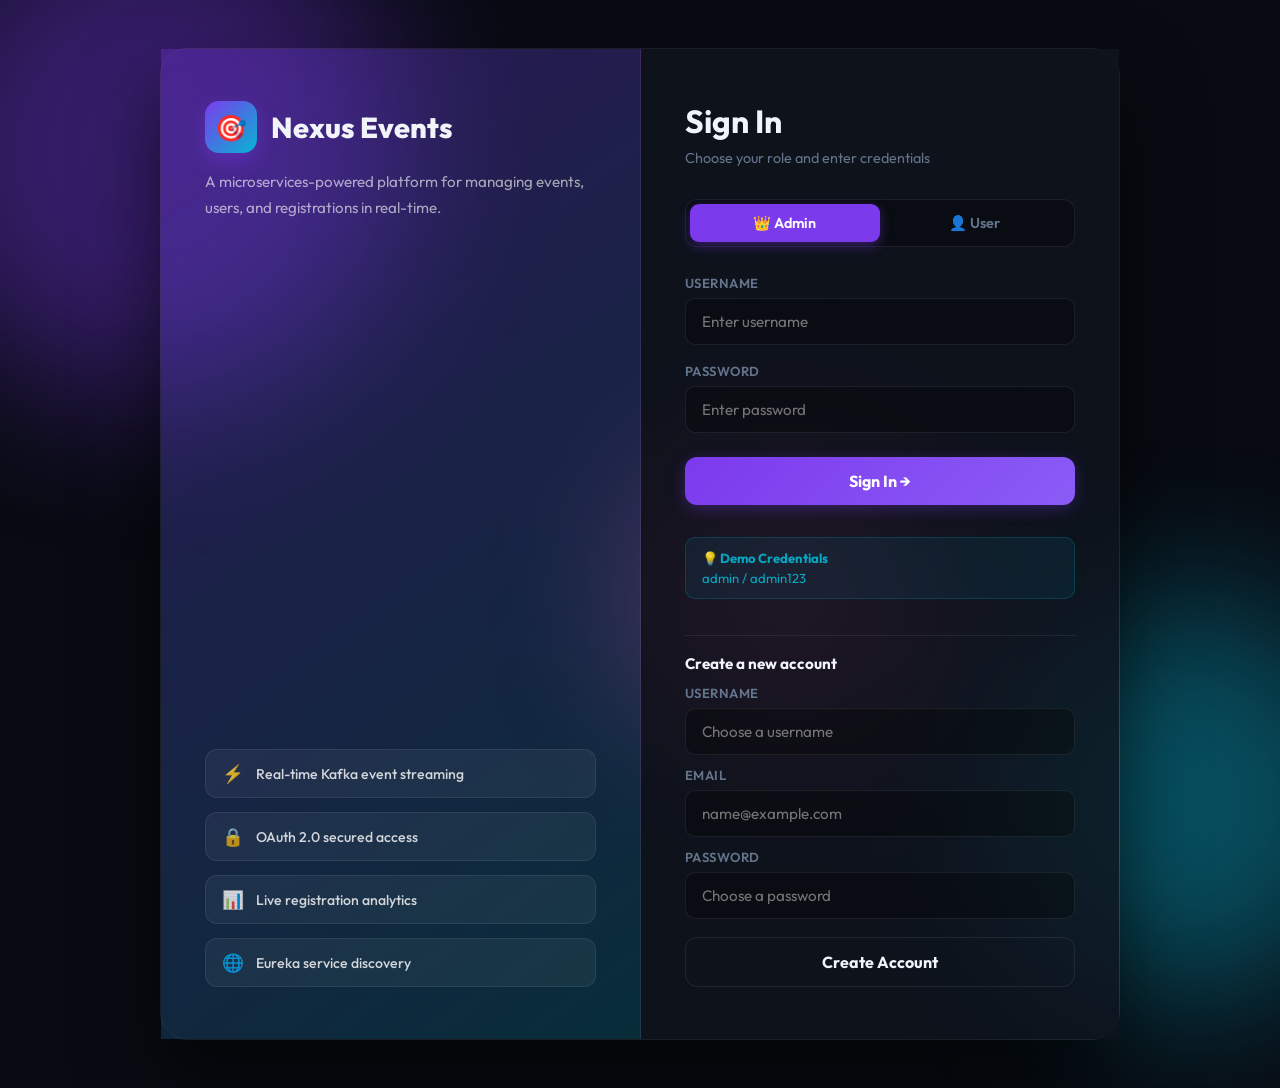
<file: SpringBoot-Summer-PEP/Group Project GitHub/Event Mangement Project/frontend/index.html>
<!DOCTYPE html>
<html lang="en">
<head>
    <meta charset="UTF-8">
    <meta name="viewport" content="width=device-width, initial-scale=1.0">
    <title>Nexus Events | Dashboard</title>
    <link rel="preconnect" href="https://fonts.googleapis.com">
    <link href="https://fonts.googleapis.com/css2?family=Outfit:wght@300;400;500;600;700;800&display=swap" rel="stylesheet">
    <link rel="stylesheet" href="index.css">
</head>
<body>
<div class="bg-orbs">
    <div class="orb orb-1"></div>
    <div class="orb orb-2"></div>
</div>

<div class="app-shell">
    <!-- SIDEBAR -->
    <aside class="sidebar" id="sidebar">
        <div class="sidebar-logo">
            <div class="logo-box">🎯</div>
            <span class="logo-text">Nexus</span>
        </div>
        <nav class="sidebar-nav">
            <a href="#" class="nav-link active" data-view="dashboard" id="nav-dashboard">
                <span class="nav-icon">⬛</span><span class="nav-label">Dashboard</span>
            </a>
            <a href="#" class="nav-link" data-view="events" id="nav-events">
                <span class="nav-icon">🗓</span><span class="nav-label">Events</span>
            </a>
            <a href="#" class="nav-link" data-view="users" id="nav-users">
                <span class="nav-icon">👥</span><span class="nav-label">Users</span>
            </a>
            <a href="#" class="nav-link" data-view="registrations" id="nav-registrations">
                <span class="nav-icon">📋</span><span class="nav-label">Registrations</span>
            </a>
            <a href="#" class="nav-link" data-view="reports" id="nav-reports">
                <span class="nav-icon">📊</span><span class="nav-label">Reports</span>
            </a>
        </nav>
        <div class="sidebar-footer">
            <div class="user-chip">
                <div class="user-chip-avatar" id="chip-avatar">?</div>
                <div class="user-chip-info">
                    <span class="user-chip-name" id="chip-name">Loading...</span>
                    <span class="user-chip-role" id="chip-role">...</span>
                </div>
            </div>
            <button class="logout-btn" onclick="doLogout()">⏻</button>
        </div>
    </aside>

    <!-- MAIN -->
    <main class="main-area">
        <!-- TOP BAR -->
        <header class="topbar">
            <div>
                <h1 class="page-title" id="page-title">Dashboard</h1>
                <p class="page-sub" id="page-sub">Overview of your event management system</p>
            </div>
            <div class="topbar-right">
                <div class="status-pill" id="api-status">⚪ Checking API...</div>
            </div>
        </header>

        <!-- VIEWS -->
        <div class="views-container">

            <!-- ===== DASHBOARD VIEW ===== -->
            <section class="view active" id="view-dashboard">
                <div class="stats-row" id="stats-row">
                    <div class="stat-card" id="stat-events-card">
                        <div class="stat-icon" style="background:rgba(124,58,237,0.15);color:#8B5CF6">🗓</div>
                        <div class="stat-body">
                            <p class="stat-label">Total Events</p>
                            <h2 class="stat-val" id="stat-events">—</h2>
                        </div>
                    </div>
                    <div class="stat-card" id="stat-users-card">
                        <div class="stat-icon" style="background:rgba(6,182,212,0.15);color:#06B6D4">👥</div>
                        <div class="stat-body">
                            <p class="stat-label">Total Users</p>
                            <h2 class="stat-val" id="stat-users">—</h2>
                        </div>
                    </div>
                    <div class="stat-card" id="stat-reg-card">
                        <div class="stat-icon" style="background:rgba(16,185,129,0.15);color:#10B981">📋</div>
                        <div class="stat-body">
                            <p class="stat-label">Registrations</p>
                            <h2 class="stat-val" id="stat-regs">—</h2>
                        </div>
                    </div>
                    <div class="stat-card" id="stat-report-card">
                        <div class="stat-icon" style="background:rgba(245,158,11,0.15);color:#F59E0B">📊</div>
                        <div class="stat-body">
                            <p class="stat-label">Events Tracked</p>
                            <h2 class="stat-val" id="stat-reports">—</h2>
                        </div>
                    </div>
                </div>
                <div class="two-col">
                    <div class="panel">
                        <div class="panel-header">
                            <h3>Recent Events</h3>
                            <a href="#" class="panel-link" onclick="switchView('events')">View all →</a>
                        </div>
                        <div id="recent-events-list" class="recent-list"><div class="loader"></div></div>
                    </div>
                    <div class="panel">
                        <div class="panel-header">
                            <h3>Recent Registrations</h3>
                            <a href="#" class="panel-link" onclick="switchView('registrations')">View all →</a>
                        </div>
                        <div id="recent-regs-list" class="recent-list"><div class="loader"></div></div>
                    </div>
                </div>
            </section>

            <!-- ===== EVENTS VIEW ===== -->
            <section class="view" id="view-events">
                <div class="view-toolbar">
                    <div class="search-box">
                        <span>🔍</span>
                        <input type="text" id="event-search" placeholder="Search events..." oninput="filterEvents()">
                    </div>
                    <button class="btn-primary" id="btn-add-event" onclick="openModal('modal-event')">＋ Create Event</button>
                </div>
                <div class="events-grid" id="events-grid"><div class="loader"></div></div>
            </section>

            <!-- ===== USERS VIEW ===== -->
            <section class="view" id="view-users">
                <div class="view-toolbar">
                    <div class="search-box">
                        <span>🔍</span>
                        <input type="text" id="user-search" placeholder="Search users..." oninput="filterUsers()">
                    </div>
                    <button class="btn-primary" id="btn-add-user" onclick="openModal('modal-user')">＋ Add User</button>
                </div>
                <div class="table-wrap panel">
                    <table class="data-table" id="users-table">
                        <thead><tr><th>#</th><th>Username</th><th>Email</th><th>Role</th><th>Actions</th></tr></thead>
                        <tbody id="users-tbody"><tr><td colspan="5"><div class="loader"></div></td></tr></tbody>
                    </table>
                </div>
            </section>

            <!-- ===== REGISTRATIONS VIEW ===== -->
            <section class="view" id="view-registrations">
                <div class="view-toolbar">
                    <div class="search-box">
                        <span>🔍</span>
                        <input type="text" id="reg-search" placeholder="Search by event or user ID..." oninput="filterRegs()">
                    </div>
                </div>
                <div class="table-wrap panel">
                    <table class="data-table" id="regs-table">
                        <thead><tr><th>#</th><th>Event ID</th><th>User ID</th><th>Date</th><th>Status</th></tr></thead>
                        <tbody id="regs-tbody"><tr><td colspan="5"><div class="loader"></div></td></tr></tbody>
                    </table>
                </div>
            </section>

            <!-- ===== REPORTS VIEW ===== -->
            <section class="view" id="view-reports">
                <div class="reports-header">
                    <p class="text-muted">Statistics are updated in real-time via Kafka whenever a user registers for an event.</p>
                </div>
                <div class="table-wrap panel">
                    <table class="data-table">
                        <thead><tr><th>Event ID</th><th>Total Registrations</th><th>Progress</th></tr></thead>
                        <tbody id="reports-tbody"><tr><td colspan="3"><div class="loader"></div></td></tr></tbody>
                    </table>
                </div>
            </section>
        </div>
    </main>
</div>

<!-- ===== MODALS ===== -->

<!-- Event Modal -->
<div class="modal-bg hidden" id="modal-event">
    <div class="modal-box">
        <div class="modal-head">
            <h2 id="modal-event-title">Create Event</h2>
            <button class="close-btn" onclick="closeModal('modal-event')">✕</button>
        </div>
        <form id="form-event" class="modal-form" onsubmit="submitEvent(event)">
            <input type="hidden" id="event-id-hidden">
            <div class="field-grid">
                <div class="field full">
                    <label>Event Title</label>
                    <input type="text" id="e-title" placeholder="e.g. Tech Conference 2025" required>
                </div>
                <div class="field full">
                    <label>Description</label>
                    <textarea id="e-desc" placeholder="Describe your event..." required></textarea>
                </div>
                <div class="field">
                    <label>Location</label>
                    <input type="text" id="e-location" placeholder="City or Online" required>
                </div>
                <div class="field">
                    <label>Date & Time</label>
                    <input type="datetime-local" id="e-date" required>
                </div>
            </div>
            <button type="submit" class="btn-primary full-w">Save Event</button>
        </form>
    </div>
</div>

<!-- User Modal -->
<div class="modal-bg hidden" id="modal-user">
    <div class="modal-box">
        <div class="modal-head">
            <h2 id="modal-user-title">Add User</h2>
            <button class="close-btn" onclick="closeModal('modal-user')">✕</button>
        </div>
        <form id="form-user" class="modal-form" onsubmit="submitUser(event)">
            <input type="hidden" id="user-id-hidden">
            <div class="field-grid">
                <div class="field">
                    <label>Username</label>
                    <input type="text" id="u-name" placeholder="johndoe" required>
                </div>
                <div class="field">
                    <label>Email</label>
                    <input type="email" id="u-email" placeholder="john@example.com" required>
                </div>
                <div class="field full">
                    <label>Role</label>
                    <select id="u-role">
                        <option value="PARTICIPANT">Participant</option>
                        <option value="ADMIN">Admin</option>
                    </select>
                </div>
            </div>
            <button type="submit" class="btn-primary full-w">Save User</button>
        </form>
    </div>
</div>

<!-- Register Modal -->
<div class="modal-bg hidden" id="modal-register">
    <div class="modal-box" style="max-width:420px">
        <div class="modal-head">
            <h2>Register for Event</h2>
            <button class="close-btn" onclick="closeModal('modal-register')">✕</button>
        </div>
        <div style="padding:8px 0 20px">
            <p class="text-muted" id="reg-event-info">Registering for event...</p>
        </div>
        <p style="color:var(--muted);font-size:0.9rem;margin-bottom:20px">
            You will be registered as: <strong id="reg-user-name" style="color:var(--text)">...</strong>
        </p>
        <button class="btn-primary full-w" onclick="confirmRegister()">✅ Confirm Registration</button>
    </div>
</div>

<!-- Toast -->
<div class="toast hidden" id="toast"></div>

<script src="app.js"></script>
</body>
</html>
</file>
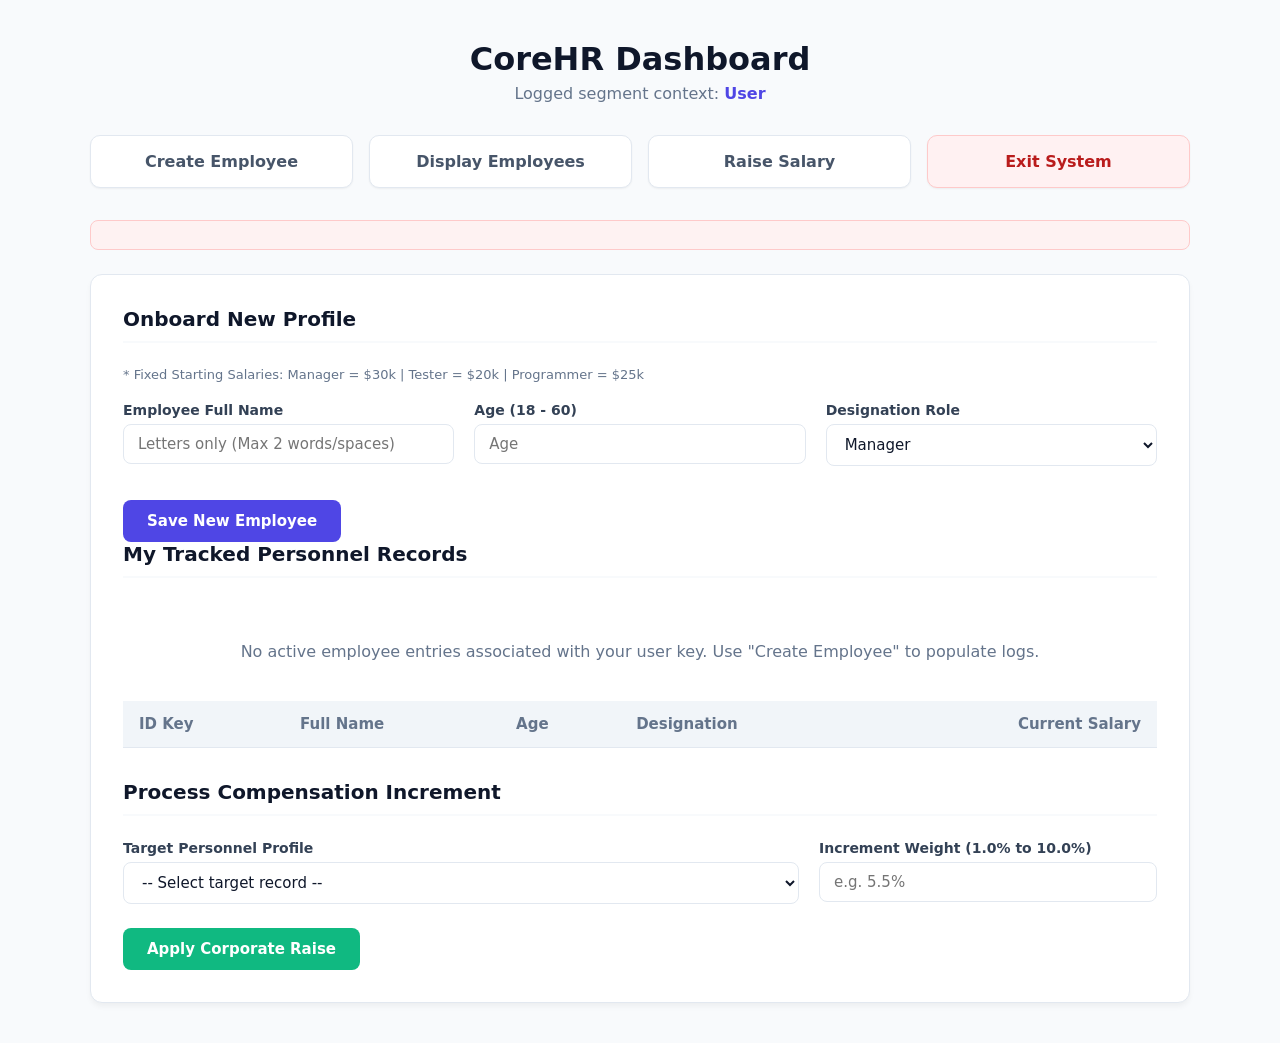
<file: SpringBoot-Summer-PEP/Project3/Project3withUserAuthentication/target/classes/templates/index.html>
<!DOCTYPE html>
<html xmlns:th="http://www.thymeleaf.org">
<head>
    <meta charset="UTF-8">
    <meta name="viewport" content="width=device-width, initial-scale=1.0">
    <title>HR | Employee Management System</title>
    <style>
        :root {
            --bg-color: #f8fafc;
            --primary: #4f46e5;
            --primary-hover: #4338ca;
            --success: #10b981;
            --success-hover: #059669;
            --danger: #ef4444;
            --danger-hover: #dc2626;
            --text-main: #0f172a;
            --text-muted: #64748b;
            --border: #e2e8f0;
        }

        * { box-sizing: border-box; margin: 0; padding: 0; font-family: 'Segoe UI', system-ui, sans-serif; }
        body { background-color: var(--bg-color); color: var(--text-main); padding: 40px; }
        .container { max-width: 1100px; margin: 0 auto; }

        .header-section { margin-bottom: 32px; text-align: center; }
        .header-section h1 { font-size: 32px; font-weight: 700; color: var(--text-main); margin-bottom: 6px; }
        .header-section p { color: var(--text-muted); font-size: 16px; }

        /* Navigation Grid Options Panels */
        .action-menu { 
            display: grid; 
            grid-template-columns: repeat(auto-fit, minmax(220px, 1fr)); 
            gap: 16px; 
            margin-bottom: 32px; 
        }
        .menu-btn { 
            display: flex; align-items: center; justify-content: center; text-decoration: none; 
            padding: 16px 24px; font-size: 16px; font-weight: 600; border-radius: 10px; 
            color: #475569; background: white; border: 1px solid var(--border);
            box-shadow: 0 1px 2px rgba(0,0,0,0.05); transition: all 0.2s ease;
        }
        .menu-btn:hover { background-color: #f1f5f9; color: var(--text-main); transform: translateY(-1px); }
        .menu-btn.active { 
            background-color: var(--primary); color: white; border-color: var(--primary);
            box-shadow: 0 4px 6px -1px rgba(79, 70, 229, 0.2);
        }
        .menu-btn.exit-btn { background-color: #fff1f2; color: #b91c1c; border-color: #fecaca; }
        .menu-btn.exit-btn:hover { background-color: var(--danger); color: white; border-color: var(--danger); }

        /* Main Content Card Area */
        .card { background: white; border: 1px solid var(--border); border-radius: 12px; box-shadow: 0 4px 6px -1px rgba(0,0,0,0.05); padding: 32px; }
        .card-title { font-size: 20px; font-weight: 600; margin-bottom: 24px; color: var(--text-main); border-bottom: 2px solid var(--bg-color); padding-bottom: 10px; }

        /* Registry Table Rendering */
        .table-responsive { overflow-x: auto; }
        table { width: 100%; border-collapse: collapse; text-align: left; font-size: 15px; }
        th { background-color: #f1f5f9; color: var(--text-muted); font-weight: 600; padding: 14px 16px; border-bottom: 1px solid var(--border); }
        td { padding: 16px; border-bottom: 1px solid var(--border); color: #334155; }
        tr:last-child td { border-bottom: none; }
        tr:hover td { background-color: #f8fafc; }
        
        .badge { display: inline-block; padding: 4px 10px; font-size: 12px; font-weight: 600; border-radius: 9999px; }
        .badge-manager { background: #e0e7ff; color: #4338ca; }
        .badge-tester { background: #fef3c7; color: #b45309; }
        .badge-programmer { background: #ecfdf5; color: #047857; }

        /* Structural form input styling */
        .form-grid { display: grid; grid-template-columns: repeat(auto-fit, minmax(240px, 1fr)); gap: 20px; margin-bottom: 24px; }
        .form-group { display: flex; flex-direction: column; gap: 6px; }
        label { font-size: 14px; font-weight: 600; color: #334155; }
        input, select { padding: 10px 14px; border: 1px solid var(--border); border-radius: 8px; font-size: 15px; color: var(--text-main); background-color: #fff; outline: none; transition: all 0.15s ease; }
        input:focus, select:focus { border-color: var(--primary); box-shadow: 0 0 0 3px rgba(79, 70, 229, 0.1); }
        .hint-text { font-size: 13px; color: var(--text-muted); margin-bottom: 20px; }

        /* Form submissions buttons configuration */
        .submit-btn { font-size: 15px; font-weight: 600; color: white; background-color: var(--primary); border: none; padding: 12px 24px; border-radius: 8px; cursor: pointer; transition: background-color 0.15s ease; }
        .submit-btn:hover { background-color: var(--primary-hover); }
        .submit-btn.btn-success { background-color: var(--success); }
        .submit-btn.btn-success:hover { background-color: var(--success-hover); }

        .alert-error { background-color: #fef2f2; border: 1px solid #fecaca; color: #991b1b; padding: 14px 16px; border-radius: 8px; font-size: 14px; margin-bottom: 24px; font-weight: 500; }
        .error-msg { color: var(--danger); font-size: 13px; margin-top: 4px; font-weight: 500; }
        .empty-state { text-align: center; padding: 40px 20px; color: var(--text-muted); }
    </style>
</head>
<body>

    <div class="container">
        
        <div class="header-section">
            <h1>CoreHR Dashboard</h1>
            <p>Logged segment context: <strong style="color: var(--primary);" th:text="${session.loggedInUser}">User</strong></p>
        </div>

        <!-- RE-ENGINEERED NAVIGATION BAR LINK OPTIONS -->
        <div class="action-menu">
            <a th:href="@{/employees(action='create')}" th:classappend="${currentAction == 'create' ? 'active' : ''}" class="menu-btn">
                Create Employee
            </a>
            <a th:href="@{/employees(action='display')}" th:classappend="${currentAction == 'display' ? 'active' : ''}" class="menu-btn">
                Display Employees
            </a>
            <a th:href="@{/employees(action='raise')}" th:classappend="${currentAction == 'raise' ? 'active' : ''}" class="menu-btn">
                Raise Salary
            </a>
            <a th:href="@{/employees/exit}" class="menu-btn exit-btn">
                Exit System
            </a>
        </div>

        <!-- Error Feedback panel handling strings -->
        <div class="alert-error" th:if="${param.error}" th:text="${param.error}"></div>

        <!-- CONDITIONAL BLOCK CONTENT SWITCHES -->
        <div class="card">
            
            <!-- OPTION 1: ONBOARD EMPLOYEE -->
            <div th:if="${currentAction == 'create'}">
                <h3 class="card-title">Onboard New Profile</h3>
                <p class="hint-text">* Fixed Starting Salaries: Manager = $30k | Tester = $20k | Programmer = $25k</p>
                
                <form th:action="@{/employees/create}" th:object="${newEmployee}" method="post">
                    <div class="form-grid">
                        <div class="form-group">
                            <label>Employee Full Name</label>
                            <input type="text" th:field="*{name}" placeholder="Letters only (Max 2 words/spaces)" required />
                            <span class="error-msg" th:if="${#fields.hasErrors('name')}" th:errors="*{name}"></span>
                        </div>
                        <div class="form-group">
                            <label>Age (18 - 60)</label>
                            <input type="number" th:field="*{age}" min="18" max="60" placeholder="Age" required />
                            <span class="error-msg" th:if="${#fields.hasErrors('age')}" th:errors="*{age}"></span>
                        </div>
                        <div class="form-group">
                            <label>Designation Role</label>
                            <select th:field="*{designation}" required>
                                <option value="Manager">Manager</option>
                                <option value="Tester">Tester</option>
                                <option value="Programmer">Programmer</option>
                            </select>
                            <span class="error-msg" th:if="${#fields.hasErrors('designation')}" th:errors="*{designation}"></span>
                        </div>
                    </div>
                    <button type="submit" class="submit-btn">Save New Employee</button>
                </form>
            </div>

            <!-- OPTION 2: DISPLAY REGISTRY -->
            <div th:if="${currentAction == 'display'}">
                <h3 class="card-title">My Tracked Personnel Records</h3>
                <div th:if="${#lists.isEmpty(employees)}" class="empty-state">
                    <p>No active employee entries associated with your user key. Use "Create Employee" to populate logs.</p>
                </div>
                <div class="table-responsive" th:if="${!#lists.isEmpty(employees)}">
                    <table>
                        <thead>
                            <tr>
                                <th>ID Key</th>
                                <th>Full Name</th>
                                <th>Age</th>
                                <th>Designation</th>
                                <th style="text-align: right;">Current Salary</th>
                            </tr>
                        </thead>
                        <tbody>
                            <tr th:each="emp : ${employees}">
                                <td th:text="${'#0' + emp.id}"></td>
                                <td style="font-weight: 600;" th:text="${emp.name}"></td>
                                <td th:text="${emp.age}"></td>
                                <td>
                                    <span th:classappend="${emp.designation == 'Manager' ? 'badge badge-manager' : (emp.designation == 'Tester' ? 'badge badge-tester' : 'badge badge-programmer')}" 
                                          th:text="${emp.designation}">
                                    </span>
                                </td>
                                <td style="text-align: right; font-weight: 600; color: #1e293b;" th:text="${'$' + #numbers.formatDecimal(emp.salary, 1, 2)}"></td>
                            </tr>
                        </tbody>
                    </table>
                </div>
            </div>

            <!-- OPTION 3: RAISE CORPORATE SALARY -->
            <div th:if="${currentAction == 'raise'}">
                <h3 class="card-title">Process Compensation Increment</h3>
                <form th:action="@{/employees/raise-salary}" method="post">
                    <div class="form-grid" style="grid-template-columns: 2fr 1fr;">
                        <div class="form-group">
                            <label>Target Personnel Profile</label>
                            <select name="id" required>
                                <option value="" disabled selected>-- Select target record --</option>
                                <option th:each="emp : ${employees}" th:value="${emp.id}" th:text="${emp.name + ' (' + emp.designation + ' - $' + emp.salary + ')'}"></option>
                            </select>
                        </div>
                        <div class="form-group">
                            <label>Increment Weight (1.0% to 10.0%)</label>
                            <input type="number" name="percentage" step="0.1" min="1" max="10" placeholder="e.g. 5.5%" required />
                        </div>
                    </div>
                    <button type="submit" class="submit-btn btn-success">Apply Corporate Raise</button>
                </form>
            </div>

        </div>
    </div>

</body>
</html>
</file>
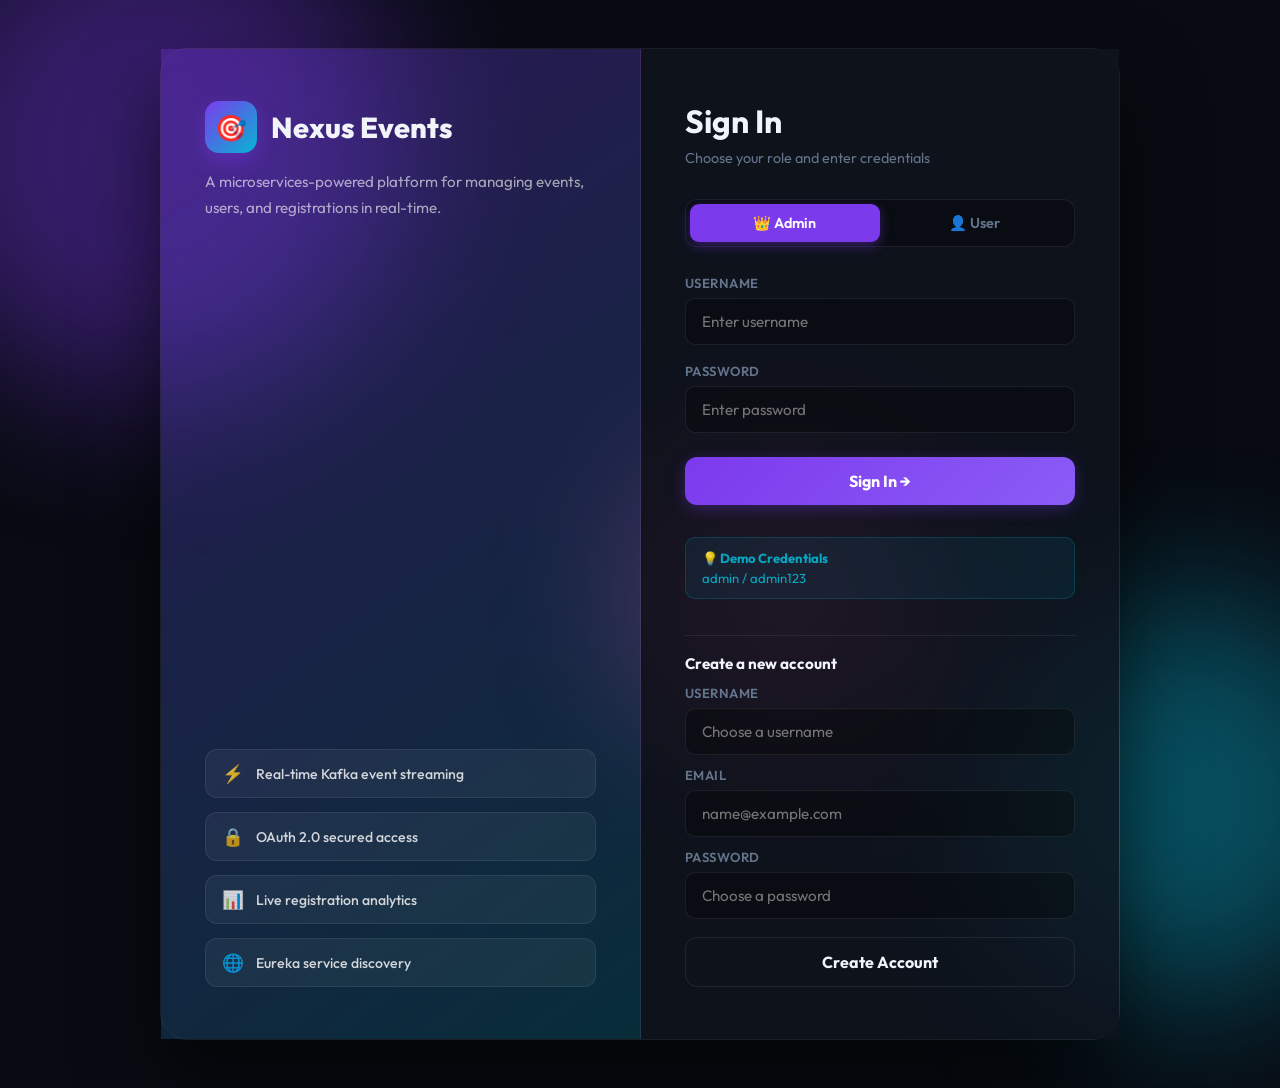
<file: SpringBoot-Summer-PEP/Group Project GitHub/Event Mangement Project/frontend/login.html>
<!DOCTYPE html>
<html lang="en">
<head>
    <meta charset="UTF-8">
    <meta name="viewport" content="width=device-width, initial-scale=1.0">
    <title>Nexus Events | Login</title>
    <link rel="preconnect" href="https://fonts.googleapis.com">
    <link href="https://fonts.googleapis.com/css2?family=Outfit:wght@300;400;500;600;700;800&display=swap" rel="stylesheet">
    <style>
        :root {
            --bg: #080B12;
            --surface: rgba(255,255,255,0.04);
            --border: rgba(255,255,255,0.08);
            --primary: #7C3AED;
            --primary-light: #8B5CF6;
            --accent: #06B6D4;
            --danger: #EF4444;
            --success: #10B981;
            --text: #F1F5F9;
            --muted: #64748B;
            --glass: rgba(15, 20, 30, 0.8);
        }
        * { margin:0; padding:0; box-sizing:border-box; font-family:'Outfit',sans-serif; }
        body {
            background: var(--bg);
            min-height: 100vh;
            display: flex;
            align-items: center;
            justify-content: center;
            overflow-y: auto;
            padding: 24px 0;
            position: relative;
        }
        .bg-orbs {
            position: fixed; inset:0; pointer-events:none; z-index:0;
        }
        .orb {
            position: absolute;
            border-radius: 50%;
            filter: blur(80px);
            opacity: 0.4;
        }
        .orb-1 { width:500px; height:500px; background: #7C3AED; top:-100px; left:-100px; animation: drift 8s ease-in-out infinite; }
        .orb-2 { width:400px; height:400px; background: #06B6D4; bottom:-100px; right:-100px; animation: drift 10s ease-in-out infinite reverse; }
        .orb-3 { width:300px; height:300px; background: #EC4899; top:50%; left:50%; animation: drift 12s ease-in-out infinite 2s; }
        @keyframes drift {
            0%,100% { transform: translate(0,0) scale(1); }
            50% { transform: translate(30px, -30px) scale(1.05); }
        }
        .login-container {
            position: relative;
            z-index: 1;
            display: flex;
            width: min(960px, 96vw);
            min-height: auto;
            border-radius: 28px;
            overflow: visible;
            border: 1px solid var(--border);
            box-shadow: 0 40px 80px rgba(0,0,0,0.6);
            animation: slideUp 0.6s cubic-bezier(0.4,0,0.2,1) forwards;
            margin: 24px 0;
        }
        @keyframes slideUp {
            from { opacity:0; transform:translateY(40px); }
            to   { opacity:1; transform:translateY(0); }
        }
        /* Left branding */
        .brand-panel {
            flex:1;
            background: linear-gradient(145deg, rgba(124,58,237,0.3), rgba(6,182,212,0.2));
            backdrop-filter: blur(20px);
            border-right: 1px solid var(--border);
            padding: 52px 44px;
            display: flex;
            flex-direction: column;
            gap: 36px;
        }
        .logo-wrap { display:flex; align-items:center; gap:14px; }
        .logo-box {
            width:52px; height:52px;
            background: linear-gradient(135deg, var(--primary), var(--accent));
            border-radius: 14px;
            display: flex; align-items:center; justify-content:center;
            font-size:1.6rem;
            box-shadow: 0 8px 20px rgba(124,58,237,0.4);
        }
        .logo-wrap h1 { font-size:1.8rem; font-weight:800; color: var(--text); }
        .brand-tagline { color: rgba(255,255,255,0.6); font-size:0.95rem; line-height:1.7; }
        .feature-list { display:flex; flex-direction:column; gap:14px; margin-top:auto; }
        .feature-item {
            display:flex; align-items:center; gap:12px;
            background: rgba(255,255,255,0.05);
            border: 1px solid var(--border);
            border-radius:12px;
            padding:12px 16px;
            color: rgba(255,255,255,0.8);
            font-size:0.88rem;
            font-weight:500;
        }
        .feature-item span { font-size:1.1rem; }
        /* Right form panel */
        .form-panel {
            flex:1;
            background: var(--glass);
            backdrop-filter: blur(24px);
            padding: 52px 44px;
            display: flex;
            flex-direction:column;
            justify-content:flex-start;
        }
        .form-header { margin-bottom:32px; }
        .form-header h2 { font-size:2rem; font-weight:700; color: var(--text); margin-bottom:8px; }
        .form-header p { color: var(--muted); font-size:0.9rem; }
        .tabs {
            display:flex;
            background: rgba(0,0,0,0.3);
            border-radius:12px;
            padding:4px;
            margin-bottom:28px;
            border: 1px solid var(--border);
        }
        .tab-btn {
            flex:1; padding:10px 0;
            background:transparent; border:none; color:var(--muted);
            border-radius:9px; cursor:pointer;
            font-family:inherit; font-size:0.9rem; font-weight:600;
            transition:all 0.25s ease;
        }
        .tab-btn.active { background: var(--primary); color:#fff; box-shadow:0 4px 12px rgba(124,58,237,0.4); }
        .form-body { display:flex; flex-direction:column; gap:18px; }
        .field label { display:block; font-size:0.82rem; color:var(--muted); font-weight:600; margin-bottom:7px; letter-spacing:0.5px; text-transform:uppercase; }
        .field input {
            width:100%;
            background: rgba(0,0,0,0.3);
            border: 1px solid var(--border);
            border-radius:10px;
            padding:13px 16px;
            color: var(--text);
            font-family:inherit;
            font-size:0.95rem;
            outline:none;
            transition:all 0.25s ease;
        }
        .field input:focus {
            border-color: var(--primary-light);
            background: rgba(124,58,237,0.06);
            box-shadow: 0 0 0 3px rgba(124,58,237,0.15);
        }
        .submit-btn {
            width:100%; padding:14px;
            background: linear-gradient(135deg, var(--primary), var(--primary-light));
            color:#fff; border:none; border-radius:12px;
            font-family:inherit; font-size:1rem; font-weight:700;
            cursor:pointer; transition:all 0.25s ease;
            margin-top:6px;
            box-shadow: 0 4px 15px rgba(124,58,237,0.3);
        }
        .submit-btn:hover { transform:translateY(-2px); box-shadow:0 8px 25px rgba(124,58,237,0.5); }
        .submit-btn:active { transform:translateY(0); }
        .hint-box {
            margin-top:14px;
            background: rgba(6,182,212,0.08);
            border:1px solid rgba(6,182,212,0.2);
            border-radius:10px;
            padding:12px 16px;
            font-size:0.82rem;
            color:rgba(6,182,212,0.9);
        }
        .hint-box strong { display:block; margin-bottom:4px; }
        .error-box {
            background: rgba(239,68,68,0.1);
            border:1px solid rgba(239,68,68,0.3);
            border-radius:10px;
            padding:12px 16px;
            color:#FCA5A5;
            font-size:0.85rem;
            display:none;
        }
        .create-section {
            margin-top: 18px;
            padding-top: 18px;
            border-top: 1px solid var(--border);
            display: flex;
            flex-direction: column;
            gap: 12px;
        }

        @media (max-width: 860px) {
            .login-container {
                flex-direction: column;
            }
            .brand-panel {
                border-right: none;
                border-bottom: 1px solid var(--border);
            }
            .form-panel {
                padding: 32px 24px;
            }
        }
        .create-section h3 {
            font-size: 0.95rem;
            color: var(--text);
        }
        .create-section .field { margin-bottom: 0; }
        .secondary-btn {
            background: transparent;
            border: 1px solid var(--border);
            color: var(--text);
            box-shadow: none;
        }
        .secondary-btn:hover { transform: translateY(-1px); }
    </style>
</head>
<body>
<div class="bg-orbs">
    <div class="orb orb-1"></div>
    <div class="orb orb-2"></div>
    <div class="orb orb-3"></div>
</div>
<div class="login-container">
    <div class="brand-panel">
        <div>
            <div class="logo-wrap">
                <div class="logo-box">🎯</div>
                <h1>Nexus Events</h1>
            </div>
            <p class="brand-tagline" style="margin-top:16px">A microservices-powered platform for managing events, users, and registrations in real-time.</p>
        </div>
        <div class="feature-list">
            <div class="feature-item"><span>⚡</span> Real-time Kafka event streaming</div>
            <div class="feature-item"><span>🔒</span> OAuth 2.0 secured access</div>
            <div class="feature-item"><span>📊</span> Live registration analytics</div>
            <div class="feature-item"><span>🌐</span> Eureka service discovery</div>
        </div>
    </div>
    <div class="form-panel">
        <div class="form-header">
            <h2>Sign In</h2>
            <p>Choose your role and enter credentials</p>
        </div>
        <div class="tabs">
            <button class="tab-btn active" id="tab-admin" onclick="switchTab('admin')">👑 Admin</button>
            <button class="tab-btn" id="tab-user" onclick="switchTab('user')">👤 User</button>
        </div>
        <div class="form-body">
            <div class="error-box" id="error-box">❌ Invalid credentials. Please try again.</div>
            <div class="field">
                <label>Username</label>
                <input type="text" id="inp-user" placeholder="Enter username">
            </div>
            <div class="field">
                <label>Password</label>
                <input type="password" id="inp-pass" placeholder="Enter password" onkeydown="if(event.key==='Enter')doLogin()">
            </div>
            <button class="submit-btn" onclick="doLogin()">Sign In →</button>
            <div class="hint-box" id="hint-box">
                <strong>💡 Demo Credentials</strong>
                <span id="hint-text">admin / admin123</span>
            </div>

            <div class="create-section">
                <h3>Create a new account</h3>
                <div class="field">
                    <label>Username</label>
                    <input type="text" id="create-username" placeholder="Choose a username">
                </div>
                <div class="field">
                    <label>Email</label>
                    <input type="email" id="create-email" placeholder="name@example.com">
                </div>
                <div class="field">
                    <label>Password</label>
                    <input type="password" id="create-pass" placeholder="Choose a password">
                </div>
                <button class="submit-btn secondary-btn" onclick="createUser()">Create Account</button>
                <div class="error-box" id="create-error-box"></div>
                <div class="hint-box" id="create-success-box" style="display:none"></div>
            </div>
        </div>
    </div>
</div>
<script>
    let activeRole = 'admin';
    const creds = { admin: { pass:'admin123', role:'ADMIN', id:1 }, user: { pass:'password', role:'USER', id:2 } };

    function switchTab(role) {
        activeRole = role;
        document.querySelectorAll('.tab-btn').forEach(b => b.classList.remove('active'));
        document.getElementById('tab-' + role).classList.add('active');
        document.getElementById('hint-text').textContent = role === 'admin' ? 'admin / admin123' : 'user / password';
        document.getElementById('inp-user').value = '';
        document.getElementById('inp-pass').value = '';
        document.getElementById('error-box').style.display = 'none';
    }

    function showError(message, elementId = 'error-box') {
        const box = document.getElementById(elementId);
        box.textContent = message;
        box.style.display = 'block';
    }

    function hideError(elementId = 'error-box') {
        document.getElementById(elementId).style.display = 'none';
    }

    async function doLogin() {
        const u = document.getElementById('inp-user').value.trim();
        const p = document.getElementById('inp-pass').value.trim();
        const c = creds[u];
        if (c && c.pass === p) {
            sessionStorage.setItem('ems_user', JSON.stringify({ username: u, role: c.role, userId: c.id }));
            window.location.href = 'index.html';
            return;
        }

        try {
            const response = await fetch('http://localhost:8080/api/users');
            if (!response.ok) {
                throw new Error('Unable to load users');
            }
            const users = await response.json();
            const user = users.find(item => item.username === u && item.password === p);
            if (user) {
                sessionStorage.setItem('ems_user', JSON.stringify({ username: user.username, role: user.role || 'USER', userId: user.id }));
                window.location.href = 'index.html';
                return;
            }
        } catch (err) {
            console.error(err);
        }

        document.getElementById('error-box').style.display = 'block';
    }

    async function createUser() {
        const username = document.getElementById('create-username').value.trim();
        const email = document.getElementById('create-email').value.trim();
        const password = document.getElementById('create-pass').value.trim();
        const role = 'USER';

        hideError('create-error-box');
        if (!username || !email || !password) {
            showError('Please fill in username, email, and password.', 'create-error-box');
            return;
        }

        try {
            const response = await fetch('http://localhost:8080/api/users', {
                method: 'POST',
                headers: { 'Content-Type': 'application/json' },
                body: JSON.stringify({ username, email, password, role })
            });

            const result = await response.json().catch(() => ({}));
            if (!response.ok) {
                throw new Error(result.message || 'Unable to create user');
            }

            document.getElementById('create-username').value = '';
            document.getElementById('create-email').value = '';
            document.getElementById('create-pass').value = '';
            document.getElementById('inp-user').value = result.username || username;
            const successBox = document.getElementById('create-success-box');
            successBox.textContent = `Account created for ${result.username || username}. You can sign in now.`;
            successBox.style.display = 'block';
        } catch (err) {
            showError(err.message, 'create-error-box');
        }
    }
</script>
</body>
</html>
</file>
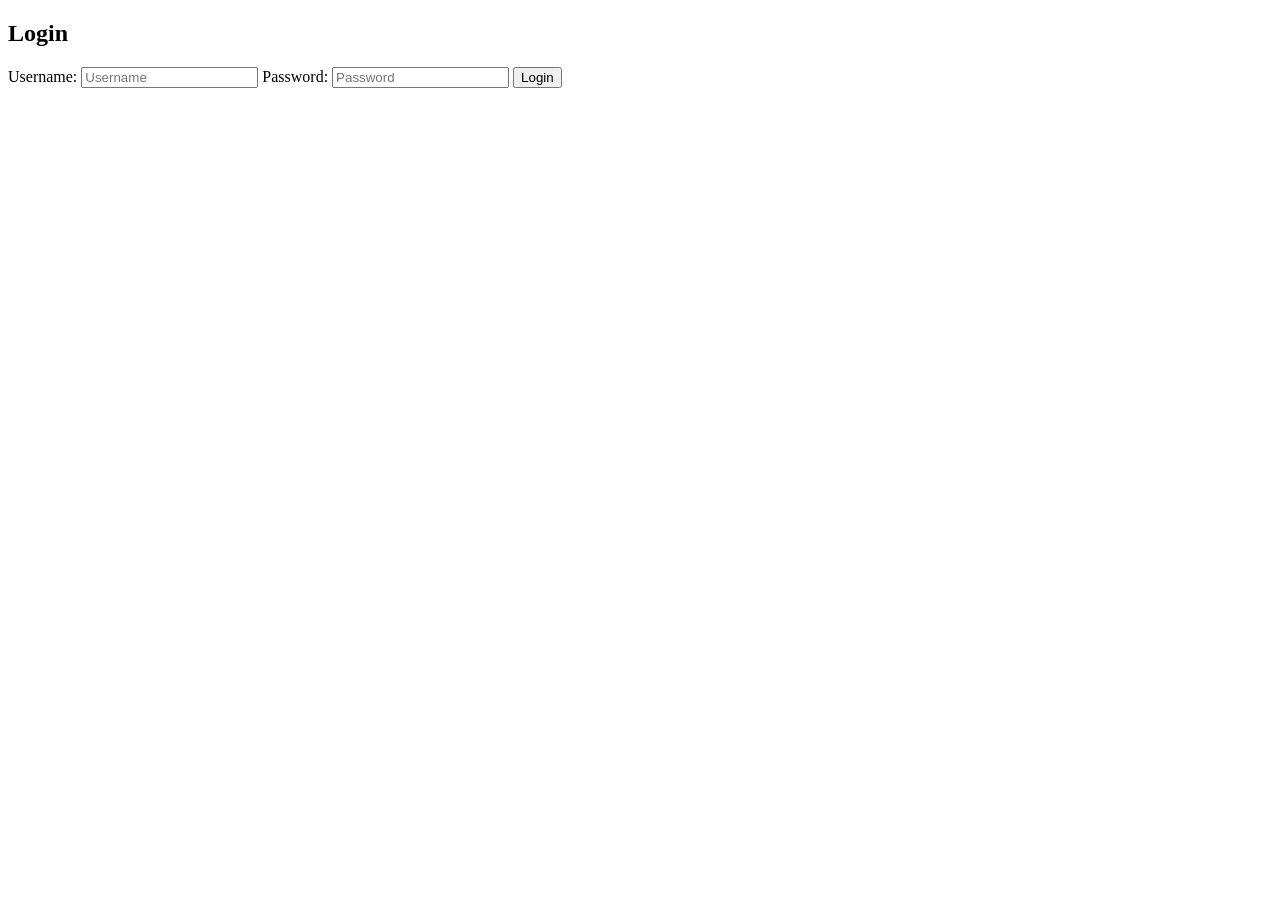
<file: SpringBoot-Summer-PEP/Day3/thymeleaf-login/target/classes/templates/login.html>
<!DOCTYPE html>
<html xmlns:th="http://www.thymeleaf.org">
<head>
    <title>Login Page</title>
</head>
<body>

<h2>Login</h2>

<p th:if="${error}" th:text="${error}" style="color:red"></p>
<form th:action="@{/login}" method="post">

	<label>Username: </label>
    <input type="text" name="username" placeholder="Username">
	<label>Password: </label>
    <input type="password" name="password" placeholder="Password">
    <button type="submit">Login</button>

</form>

</body>
</html>
</file>
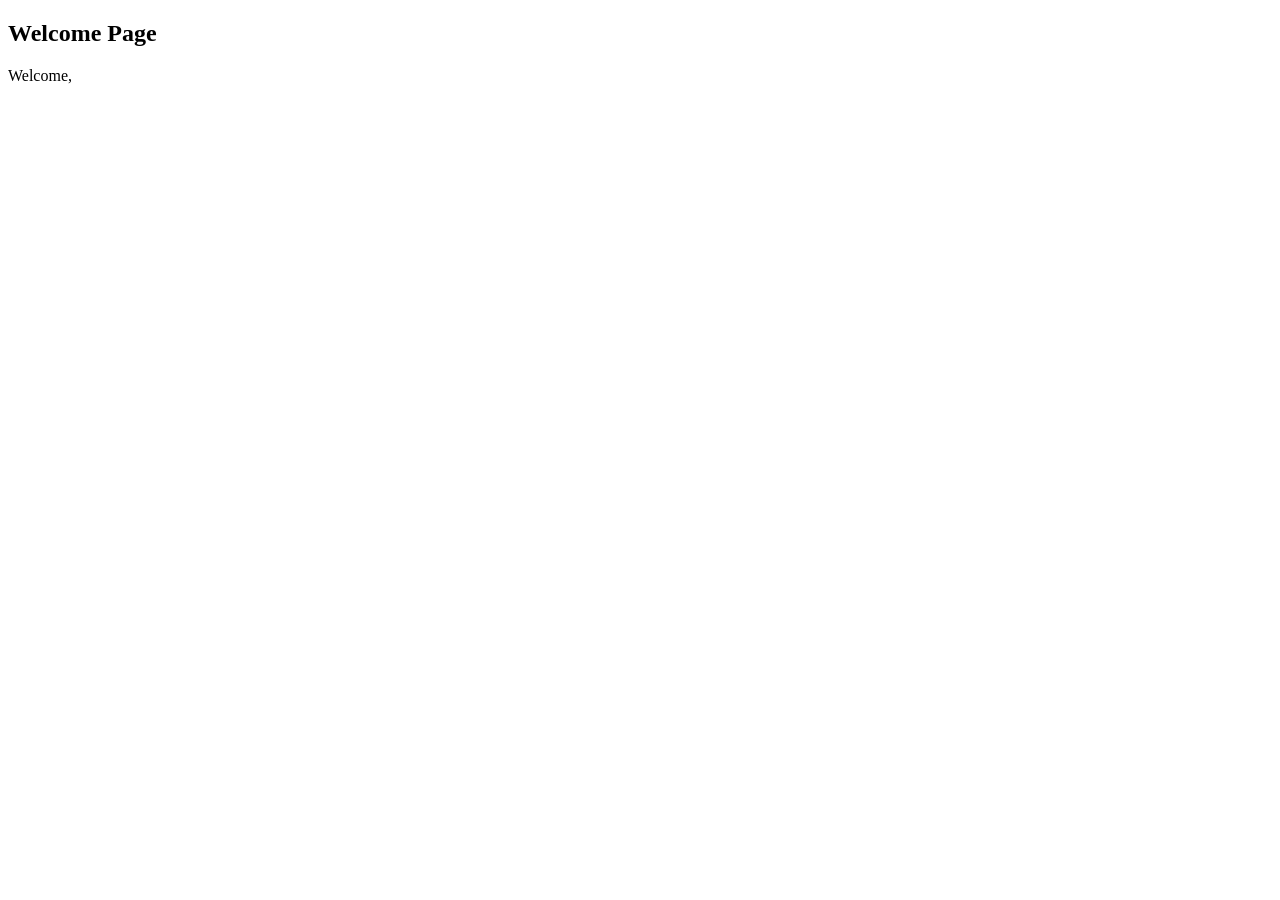
<file: SpringBoot-Summer-PEP/Day3/thymeleaf-login/target/classes/templates/welcome.html>
<!DOCTYPE html>
<html xmlns:th="http://www.thymeleaf.org">
<head>
    <title>Welcome</title>
</head>
<body>
	<h2> Welcome Page</h2>
	<p>Welcome, <span th:text="${username}"></span></p>
</body>
</html>
</file>
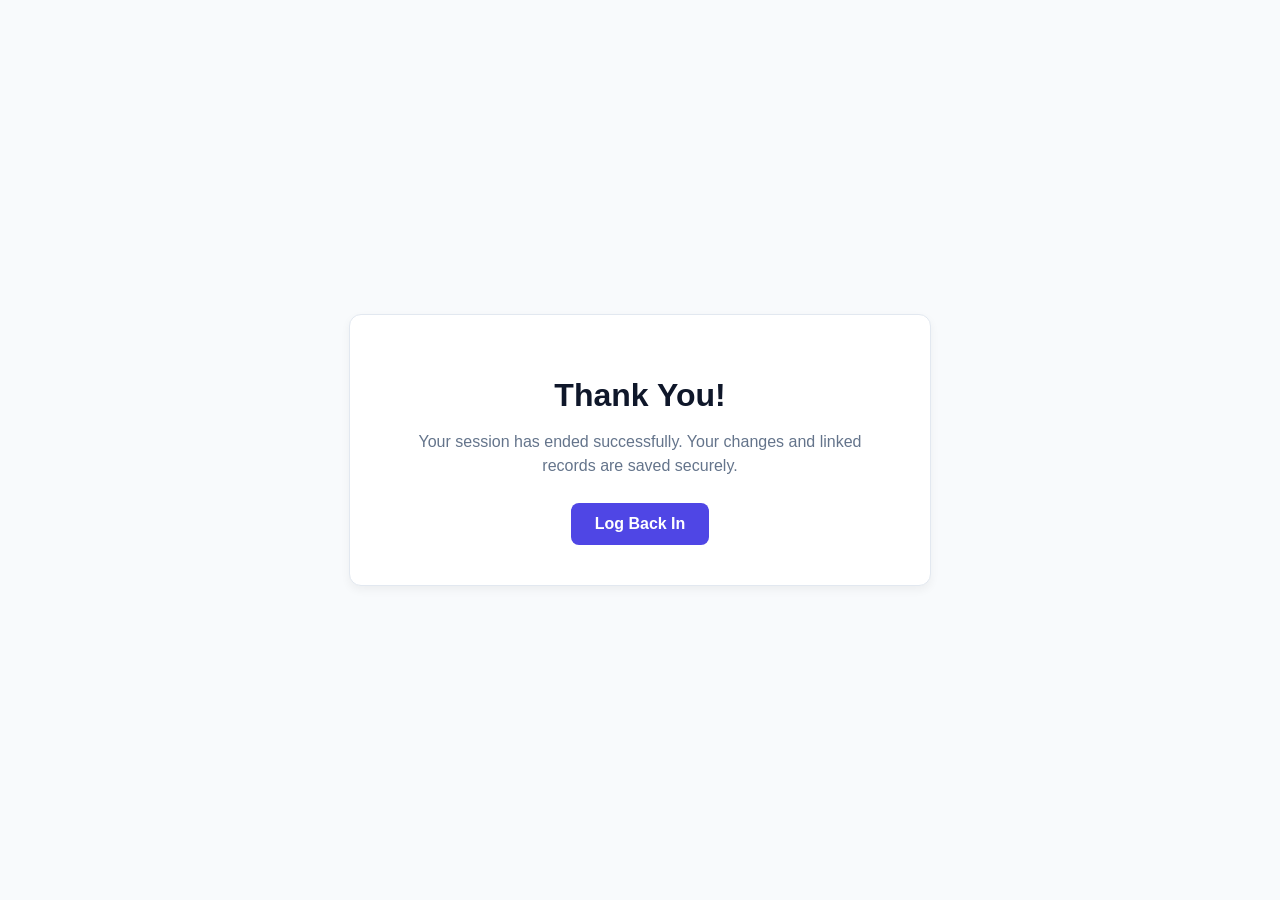
<file: SpringBoot-Summer-PEP/Project3/Project3withUserAuthentication/target/classes/templates/exit.html>
<!DOCTYPE html>
<html>
<head>
    <meta charset="UTF-8">
    <title>Application Exited</title>
    <style>
        body { font-family: 'Segoe UI', sans-serif; display: flex; justify-content: center; align-items: center; height: 100vh; background-color: #f8fafc; margin: 0; }
        .thank-you-card { text-align: center; background: white; padding: 40px; border-radius: 12px; box-shadow: 0 4px 10px rgba(0,0,0,0.05); max-width: 500px; border: 1px solid #e2e8f0; }
        h1 { color: #0f172a; margin-bottom: 10px; font-weight: 700; }
        p { color: #64748b; font-size: 16px; margin-bottom: 25px; line-height: 1.5; }
        .btn { display: inline-block; background: #4f46e5; color: white; text-decoration: none; padding: 12px 24px; border-radius: 8px; font-weight: 600; transition: background 0.15s ease; }
        .btn:hover { background: #4338ca; }
    </style>
</head>
<body>

    <div class="thank-you-card">
        <h1>Thank You!</h1>
        <p>Your session has ended successfully. Your changes and linked records are saved securely.</p>
        <a href="/employees/login" class="btn">Log Back In</a>
    </div>

</body>
</html>
</file>
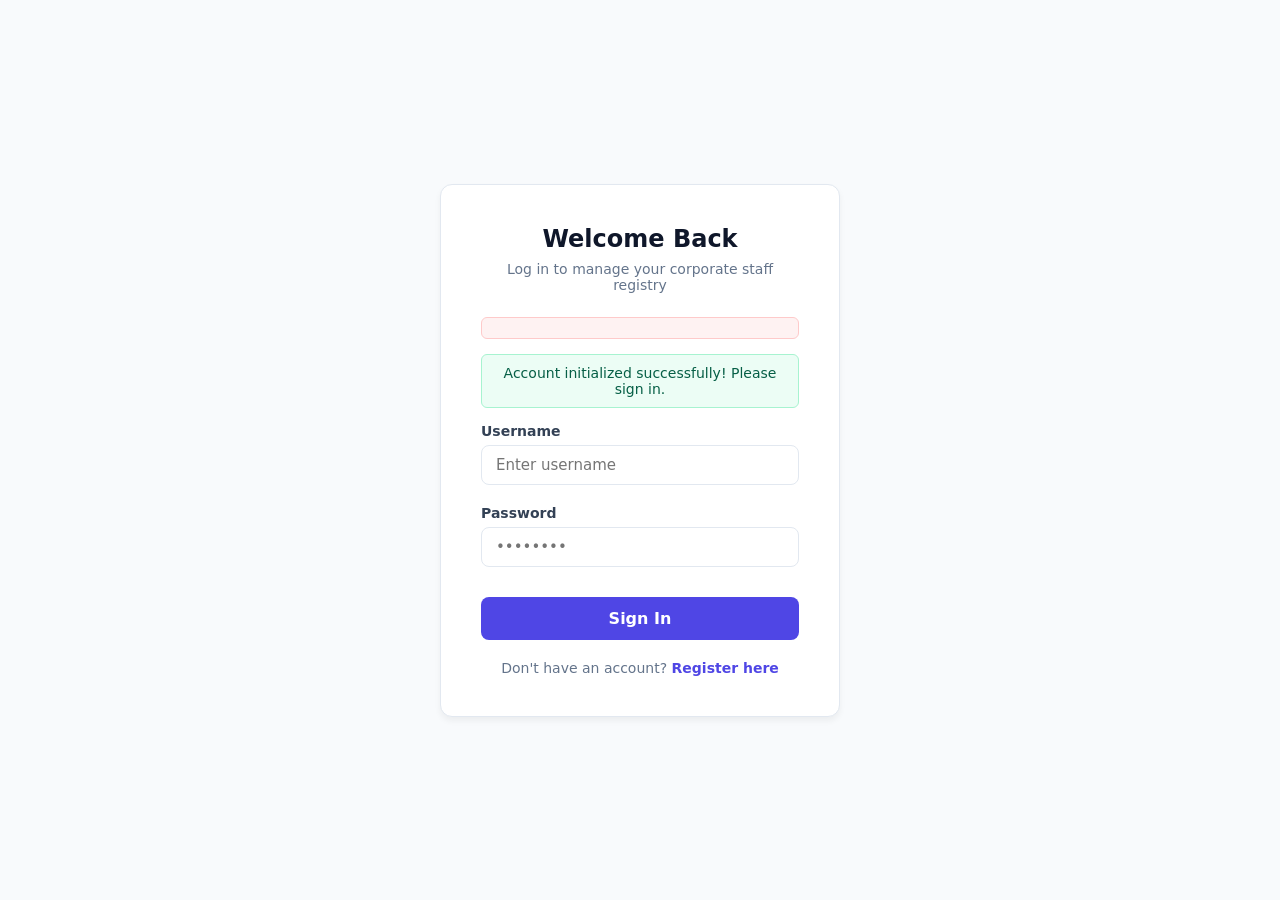
<file: SpringBoot-Summer-PEP/Project3/Project3withUserAuthentication/target/classes/templates/login.html>
<!DOCTYPE html>
<html xmlns:th="http://www.thymeleaf.org">
<head>
    <meta charset="UTF-8">
    <meta name="viewport" content="width=device-width, initial-scale=1.0">
    <title>HR System | Login</title>
    <style>
        :root { --bg-color: #f8fafc; --primary: #4f46e5; --primary-hover: #4338ca; --border: #e2e8f0; }
        * { box-sizing: border-box; margin: 0; padding: 0; font-family: 'Segoe UI', system-ui, sans-serif; }
        body { background-color: var(--bg-color); display: flex; justify-content: center; align-items: center; height: 100vh; }
        .auth-card { background: white; padding: 40px; border-radius: 12px; box-shadow: 0 4px 6px rgba(0,0,0,0.05); width: 100%; max-width: 400px; border: 1px solid var(--border); }
        h2 { margin-bottom: 8px; font-weight: 700; color: #0f172a; text-align: center; }
        p.subtitle { color: #64748b; font-size: 14px; text-align: center; margin-bottom: 24px; }
        .form-group { margin-bottom: 20px; display: flex; flex-direction: column; gap: 6px; }
        label { font-size: 14px; font-weight: 600; color: #334155; }
        input { padding: 10px 14px; border: 1px solid var(--border); border-radius: 8px; font-size: 15px; outline: none; }
        input:focus { border-color: var(--primary); box-shadow: 0 0 0 3px rgba(79, 70, 229, 0.1); }
        button { background: var(--primary); color: white; border: none; padding: 12px; border-radius: 8px; font-size: 16px; font-weight: 600; cursor: pointer; margin-top: 10px; width: 100%; }
        button:hover { background: var(--primary-hover); }
        .alert { padding: 10px; border-radius: 6px; font-size: 14px; margin-bottom: 15px; font-weight: 500; text-align: center; }
        .alert-danger { background: #fef2f2; border: 1px solid #fecaca; color: #991b1b; }
        .alert-success { background: #ecfdf5; border: 1px solid #a7f3d0; color: #065f46; }
        .switch-link { text-align: center; margin-top: 20px; font-size: 14px; color: #64748b; }
        .switch-link a { color: var(--primary); text-decoration: none; font-weight: 600; }
    </style>
</head>
<body>
    <div class="auth-card">
        <h2>Welcome Back</h2>
        <p class="subtitle">Log in to manage your corporate staff registry</p>
        
        <div class="alert alert-danger" th:if="${loginError}" th:text="${loginError}"></div>
        <div class="alert alert-success" th:if="${param.registered}">Account initialized successfully! Please sign in.</div>

        <form th:action="@{/employees/login}" th:object="${user}" method="post">
            <div class="form-group">
                <label>Username</label>
                <input type="text" th:field="*{username}" required placeholder="Enter username" />
            </div>
            <div class="form-group">
                <label>Password</label>
                <input type="password" th:field="*{password}" required placeholder="••••••••" />
            </div>
            <button type="submit">Sign In</button>
        </form>
        <div class="switch-link">
            Don't have an account? <a th:href="@{/employees/register}">Register here</a>
        </div>
    </div>
</body>
</html>
</file>
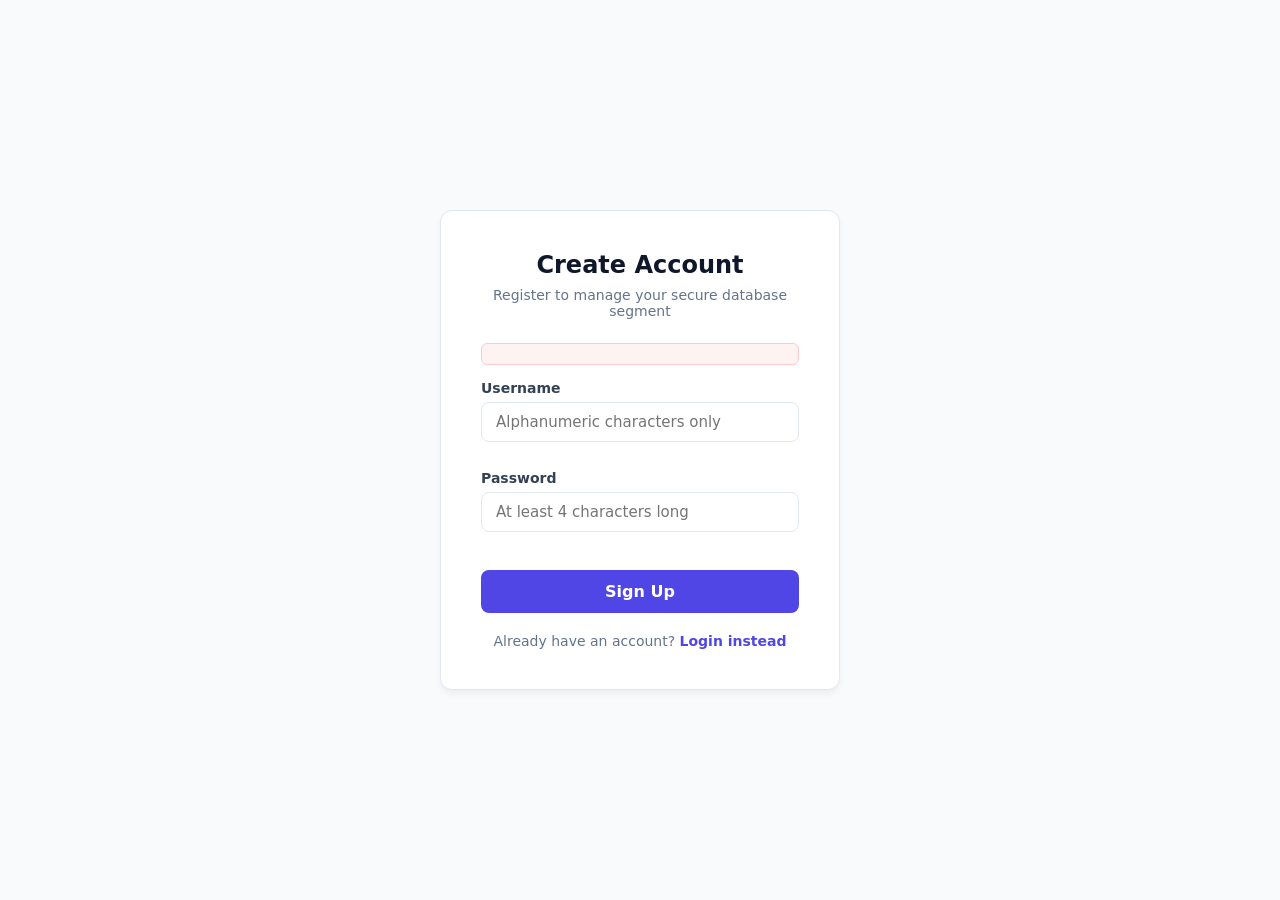
<file: SpringBoot-Summer-PEP/Project3/Project3withUserAuthentication/target/classes/templates/register.html>
<!DOCTYPE html>
<html xmlns:th="http://www.thymeleaf.org">
<head>
    <meta charset="UTF-8">
    <meta name="viewport" content="width=device-width, initial-scale=1.0">
    <title>HR System | Register</title>
    <style>
        :root { --bg-color: #f8fafc; --primary: #4f46e5; --primary-hover: #4338ca; --border: #e2e8f0; --danger: #ef4444; }
        * { box-sizing: border-box; margin: 0; padding: 0; font-family: 'Segoe UI', system-ui, sans-serif; }
        body { background-color: var(--bg-color); display: flex; justify-content: center; align-items: center; height: 100vh; }
        .auth-card { background: white; padding: 40px; border-radius: 12px; box-shadow: 0 4px 6px rgba(0,0,0,0.05); width: 100%; max-width: 400px; border: 1px solid var(--border); }
        h2 { margin-bottom: 8px; font-weight: 700; color: #0f172a; text-align: center; }
        p.subtitle { color: #64748b; font-size: 14px; text-align: center; margin-bottom: 24px; }
        .form-group { margin-bottom: 20px; display: flex; flex-direction: column; gap: 6px; }
        label { font-size: 14px; font-weight: 600; color: #334155; }
        input { padding: 10px 14px; border: 1px solid var(--border); border-radius: 8px; font-size: 15px; outline: none; }
        input:focus { border-color: var(--primary); box-shadow: 0 0 0 3px rgba(79, 70, 229, 0.1); }
        button { background: var(--primary); color: white; border: none; padding: 12px; border-radius: 8px; font-size: 16px; font-weight: 600; cursor: pointer; margin-top: 10px; width: 100%; }
        button:hover { background: var(--primary-hover); }
        .alert-danger { padding: 10px; border-radius: 6px; font-size: 14px; margin-bottom: 15px; font-weight: 500; text-align: center; background: #fef2f2; border: 1px solid #fecaca; color: #991b1b; }
        .error-msg { color: var(--danger); font-size: 13px; font-weight: 500; margin-top: 2px; }
        .switch-link { text-align: center; margin-top: 20px; font-size: 14px; color: #64748b; }
        .switch-link a { color: var(--primary); text-decoration: none; font-weight: 600; }
    </style>
</head>
<body>
    <div class="auth-card">
        <h2>Create Account</h2>
        <p class="subtitle">Register to manage your secure database segment</p>
        
        <div class="alert-danger" th:if="${registerError}" th:text="${registerError}"></div>

        <form th:action="@{/employees/register}" th:object="${user}" method="post">
            <div class="form-group">
                <label>Username</label>
                <input type="text" th:field="*{username}" required placeholder="Alphanumeric characters only" />
                <span class="error-msg" th:if="${#fields.hasErrors('username')}" th:errors="*{username}"></span>
            </div>
            <div class="form-group">
                <label>Password</label>
                <input type="password" th:field="*{password}" required placeholder="At least 4 characters long" />
                <span class="error-msg" th:if="${#fields.hasErrors('password')}" th:errors="*{password}"></span>
            </div>
            <button type="submit">Sign Up</button>
        </form>
        <div class="switch-link">
            Already have an account? <a th:href="@{/employees/login}">Login instead</a>
        </div>
    </div>
</body>
</html>
</file>
<file: SpringBoot-Summer-PEP/Group Project GitHub/Event Mangement Project/frontend/index.css>
:root {
    --bg: #080B12;
    --surface: rgba(255,255,255,0.04);
    --surface-2: rgba(255,255,255,0.07);
    --border: rgba(255,255,255,0.08);
    --primary: #7C3AED;
    --primary-light: #8B5CF6;
    --accent: #06B6D4;
    --success: #10B981;
    --danger: #EF4444;
    --warning: #F59E0B;
    --text: #F1F5F9;
    --muted: #64748B;
    --glass: rgba(10, 14, 22, 0.85);
    --sidebar-w: 240px;
    --transition: all 0.25s cubic-bezier(0.4,0,0.2,1);
}

*{ margin:0; padding:0; box-sizing:border-box; font-family:'Outfit',sans-serif; }

body {
    background: var(--bg);
    color: var(--text);
    min-height: 100vh;
    overflow-x: hidden;
}

/* Background orbs */
.bg-orbs { position:fixed; inset:0; pointer-events:none; z-index:0; }
.orb { position:absolute; border-radius:50%; filter:blur(90px); opacity:0.25; }
.orb-1 { width:600px;height:600px;background:#7C3AED;top:-200px;left:-200px;animation:drift 10s ease-in-out infinite; }
.orb-2 { width:400px;height:400px;background:#06B6D4;bottom:-150px;right:-100px;animation:drift 13s ease-in-out infinite reverse; }
@keyframes drift {
    0%,100%{transform:translate(0,0)scale(1);}
    50%{transform:translate(20px,-20px)scale(1.04);}
}

/* App Shell */
.app-shell {
    position: relative;
    z-index: 1;
    display: flex;
    height: 100vh;
}

/* SIDEBAR */
.sidebar {
    width: var(--sidebar-w);
    height: 100vh;
    background: var(--glass);
    backdrop-filter: blur(20px);
    border-right: 1px solid var(--border);
    display: flex;
    flex-direction: column;
    flex-shrink: 0;
    padding: 24px 0;
}

.sidebar-logo {
    display: flex;
    align-items: center;
    gap: 12px;
    padding: 0 20px 28px;
    border-bottom: 1px solid var(--border);
}

.logo-box {
    width:40px;height:40px;
    background: linear-gradient(135deg,var(--primary),var(--accent));
    border-radius:10px;
    display:flex;align-items:center;justify-content:center;
    font-size:1.2rem;
    box-shadow: 0 4px 12px rgba(124,58,237,0.35);
}

.logo-text { font-size:1.25rem;font-weight:800;color:var(--text); }

/* Nav */
.sidebar-nav {
    flex:1;
    display:flex;
    flex-direction:column;
    gap:4px;
    padding:20px 12px;
}

.nav-link {
    display:flex;align-items:center;gap:12px;
    padding:11px 14px;
    border-radius:10px;
    text-decoration:none;
    color: var(--muted);
    font-weight:500;
    font-size:0.9rem;
    transition: var(--transition);
    cursor:pointer;
}

.nav-link:hover { background:var(--surface-2);color:var(--text); }
.nav-link.active {
    background: rgba(124,58,237,0.15);
    color: var(--text);
    border-left: 3px solid var(--primary);
}
.nav-icon { font-size:1rem;width:20px;text-align:center; }

/* Sidebar footer */
.sidebar-footer {
    display:flex;align-items:center;gap:10px;
    padding:16px 14px;
    border-top:1px solid var(--border);
    margin-top:auto;
}

.user-chip { display:flex;align-items:center;gap:10px;flex:1;min-width:0; }
.user-chip-avatar {
    width:34px;height:34px;border-radius:50%;
    background:linear-gradient(135deg,var(--primary),var(--accent));
    display:flex;align-items:center;justify-content:center;
    font-weight:700;font-size:0.85rem;flex-shrink:0;
}
.user-chip-info { display:flex;flex-direction:column;min-width:0; }
.user-chip-name { font-size:0.85rem;font-weight:600;color:var(--text);white-space:nowrap;overflow:hidden;text-overflow:ellipsis; }
.user-chip-role { font-size:0.72rem;color:var(--muted); }

.logout-btn {
    background:rgba(239,68,68,0.1);border:1px solid rgba(239,68,68,0.25);
    color:#FCA5A5;border-radius:8px;padding:7px 9px;cursor:pointer;
    font-size:1rem;transition:var(--transition);flex-shrink:0;
}
.logout-btn:hover { background:rgba(239,68,68,0.2); }

/* MAIN AREA */
.main-area {
    flex:1;
    display:flex;
    flex-direction:column;
    overflow:hidden;
}

/* Top Bar */
.topbar {
    display:flex;align-items:center;justify-content:space-between;
    padding:28px 36px 20px;
    border-bottom:1px solid var(--border);
    flex-shrink:0;
    background:rgba(8,11,18,0.5);
    backdrop-filter:blur(10px);
}

.page-title { font-size:1.6rem;font-weight:700;margin-bottom:4px; }
.page-sub { color:var(--muted);font-size:0.85rem; }

.status-pill {
    background:var(--surface);
    border:1px solid var(--border);
    border-radius:20px;
    padding:6px 16px;
    font-size:0.8rem;
    color:var(--muted);
}
.status-pill.online { border-color:rgba(16,185,129,0.4);color:var(--success);background:rgba(16,185,129,0.08); }
.status-pill.offline { border-color:rgba(239,68,68,0.4);color:#FCA5A5;background:rgba(239,68,68,0.08); }

/* Views */
.views-container { flex:1;overflow-y:auto;padding:28px 36px; }
.view { display:none;animation:fadeIn 0.3s ease; }
.view.active { display:block; }
@keyframes fadeIn { from{opacity:0;transform:translateY(10px);}to{opacity:1;transform:translateY(0);} }

/* Stats Row */
.stats-row {
    display:grid;
    grid-template-columns:repeat(auto-fit,minmax(200px,1fr));
    gap:18px;
    margin-bottom:28px;
}

.stat-card {
    background:var(--surface);
    border:1px solid var(--border);
    border-radius:16px;
    padding:22px;
    display:flex;align-items:center;gap:18px;
    transition:var(--transition);
}
.stat-card:hover { border-color:rgba(124,58,237,0.3);transform:translateY(-3px);box-shadow:0 8px 24px rgba(0,0,0,0.3); }

.stat-icon { width:50px;height:50px;border-radius:12px;display:flex;align-items:center;justify-content:center;font-size:1.4rem;flex-shrink:0; }
.stat-label { color:var(--muted);font-size:0.82rem;font-weight:500;margin-bottom:4px; }
.stat-val { font-size:2rem;font-weight:800;color:var(--text); }

/* Two col */
.two-col { display:grid;grid-template-columns:1fr 1fr;gap:18px; }

/* Panel */
.panel {
    background:var(--surface);
    border:1px solid var(--border);
    border-radius:16px;
    padding:22px;
}

.panel-header {
    display:flex;align-items:center;justify-content:space-between;
    margin-bottom:18px;
}
.panel-header h3 { font-size:1rem;font-weight:600; }
.panel-link { color:var(--primary-light);font-size:0.82rem;text-decoration:none; }
.panel-link:hover { text-decoration:underline; }

.recent-list { display:flex;flex-direction:column;gap:10px; }
.recent-item {
    display:flex;align-items:center;justify-content:space-between;
    background:var(--surface-2);
    border-radius:10px;
    padding:12px 14px;
    font-size:0.85rem;
}
.recent-item-title { font-weight:500;margin-bottom:2px; }
.recent-item-sub { color:var(--muted);font-size:0.78rem; }

/* Toolbar */
.view-toolbar {
    display:flex;align-items:center;gap:14px;
    margin-bottom:24px;
    flex-wrap:wrap;
}

.search-box {
    display:flex;align-items:center;gap:10px;
    background:var(--surface);
    border:1px solid var(--border);
    border-radius:10px;
    padding:10px 16px;
    flex:1;max-width:360px;
}
.search-box input {
    background:transparent;border:none;outline:none;
    color:var(--text);font-family:inherit;font-size:0.9rem;width:100%;
}
.search-box input::placeholder { color:var(--muted); }

/* Buttons */
.btn-primary {
    background:linear-gradient(135deg,var(--primary),var(--primary-light));
    color:#fff;border:none;border-radius:10px;
    padding:10px 22px;font-family:inherit;font-weight:600;font-size:0.9rem;
    cursor:pointer;transition:var(--transition);
    box-shadow:0 4px 12px rgba(124,58,237,0.3);
    white-space:nowrap;
}
.btn-primary:hover { transform:translateY(-1px);box-shadow:0 6px 20px rgba(124,58,237,0.45); }

.btn-sm {
    padding:5px 12px;font-size:0.78rem;border:none;border-radius:7px;
    cursor:pointer;font-family:inherit;font-weight:600;transition:var(--transition);
}
.btn-edit { background:rgba(6,182,212,0.15);color:var(--accent); }
.btn-edit:hover { background:rgba(6,182,212,0.25); }
.btn-delete { background:rgba(239,68,68,0.12);color:#FCA5A5; }
.btn-delete:hover { background:rgba(239,68,68,0.22); }
.btn-register { background:rgba(16,185,129,0.12);color:var(--success); }
.btn-register:hover { background:rgba(16,185,129,0.22); }
.full-w { width:100%;margin-top:8px; }

/* Events Grid */
.events-grid {
    display:grid;
    grid-template-columns:repeat(auto-fill,minmax(300px,1fr));
    gap:18px;
}

.event-card {
    background:var(--surface);
    border:1px solid var(--border);
    border-radius:16px;
    padding:22px;
    display:flex;flex-direction:column;gap:12px;
    transition:var(--transition);
}
.event-card:hover { border-color:rgba(124,58,237,0.35);transform:translateY(-3px);box-shadow:0 10px 28px rgba(0,0,0,0.35); }

.event-card-top { display:flex;justify-content:space-between;align-items:flex-start;gap:8px; }
.event-card-title { font-size:1.05rem;font-weight:700; }
.event-card-desc { color:var(--muted);font-size:0.85rem;line-height:1.55;flex:1; }

.event-meta { display:flex;flex-wrap:wrap;gap:8px;padding-top:12px;border-top:1px solid var(--border); }
.meta-tag {
    display:flex;align-items:center;gap:5px;
    background:var(--surface-2);border-radius:8px;
    padding:4px 10px;font-size:0.78rem;color:var(--muted);
}

.event-card-actions { display:flex;gap:8px;margin-top:4px; }

/* Table */
.table-wrap { padding:0;overflow:hidden; }
.data-table { width:100%;border-collapse:collapse; }
.data-table th {
    padding:14px 18px;
    text-align:left;
    color:var(--muted);
    font-size:0.78rem;
    font-weight:600;
    letter-spacing:0.5px;
    text-transform:uppercase;
    border-bottom:1px solid var(--border);
    background:var(--surface-2);
}
.data-table td {
    padding:14px 18px;
    font-size:0.88rem;
    border-bottom:1px solid rgba(255,255,255,0.04);
    vertical-align:middle;
}
.data-table tr:last-child td { border-bottom:none; }
.data-table tbody tr:hover { background:rgba(255,255,255,0.02); }

.badge {
    display:inline-block;padding:3px 10px;border-radius:20px;
    font-size:0.75rem;font-weight:600;
}
.badge-admin { background:rgba(124,58,237,0.2);color:#A78BFA; }
.badge-user  { background:rgba(6,182,212,0.15);color:var(--accent); }
.badge-confirmed { background:rgba(16,185,129,0.15);color:var(--success); }
.badge-cancelled { background:rgba(239,68,68,0.12);color:#FCA5A5; }

/* Reports */
.reports-header { margin-bottom:20px; }
.progress-bar-wrap { background:rgba(255,255,255,0.06);border-radius:20px;height:8px;min-width:80px; }
.progress-bar { height:8px;border-radius:20px;background:linear-gradient(90deg,var(--primary),var(--accent));transition:width 0.6s ease; }

/* Modals */
.modal-bg {
    position:fixed;inset:0;
    background:rgba(0,0,0,0.65);
    backdrop-filter:blur(6px);
    z-index:100;
    display:flex;align-items:center;justify-content:center;
    animation:fadeIn 0.25s ease;
}
.modal-bg.hidden { display:none!important; }

.modal-box {
    background:rgba(12,16,26,0.95);
    border:1px solid var(--border);
    border-radius:20px;
    padding:32px;
    width:min(520px,95vw);
    box-shadow:0 30px 70px rgba(0,0,0,0.6);
    animation:slideUp 0.35s ease;
}
@keyframes slideUp { from{opacity:0;transform:translateY(24px);}to{opacity:1;transform:translateY(0);} }

.modal-head {
    display:flex;align-items:center;justify-content:space-between;
    margin-bottom:26px;
}
.modal-head h2 { font-size:1.3rem;font-weight:700; }
.close-btn {
    background:var(--surface-2);border:1px solid var(--border);
    color:var(--muted);border-radius:8px;width:32px;height:32px;
    cursor:pointer;font-size:0.85rem;transition:var(--transition);
}
.close-btn:hover { color:var(--text);background:rgba(239,68,68,0.15); }

.modal-form { display:flex;flex-direction:column;gap:0; }
.field-grid { display:grid;grid-template-columns:1fr 1fr;gap:16px;margin-bottom:20px; }
.field { display:flex;flex-direction:column;gap:7px; }
.field.full { grid-column:1/-1; }
.field label { font-size:0.78rem;font-weight:600;color:var(--muted);text-transform:uppercase;letter-spacing:0.4px; }
.field input, .field textarea, .field select {
    background:rgba(0,0,0,0.3);
    border:1px solid var(--border);border-radius:10px;
    padding:11px 14px;color:var(--text);
    font-family:inherit;font-size:0.9rem;outline:none;
    transition:var(--transition);
}
.field input:focus,.field textarea:focus,.field select:focus {
    border-color:var(--primary-light);
    background:rgba(124,58,237,0.06);
    box-shadow:0 0 0 3px rgba(124,58,237,0.12);
}
.field textarea { resize:vertical;min-height:80px; }
.field select option { background:#1A1D2E; }

/* Toast */
.toast {
    position:fixed;bottom:28px;right:28px;
    background:rgba(16,185,129,0.15);
    border:1px solid rgba(16,185,129,0.3);
    color:var(--success);
    padding:13px 22px;border-radius:12px;
    font-size:0.9rem;font-weight:500;
    z-index:200;
    animation:slideUp 0.3s ease;
    box-shadow:0 8px 24px rgba(0,0,0,0.4);
}
.toast.error { background:rgba(239,68,68,0.1);border-color:rgba(239,68,68,0.3);color:#FCA5A5; }
.toast.hidden { display:none; }

/* Loader */
.loader {
    width:36px;height:36px;
    border:3px solid var(--border);
    border-top-color:var(--primary);
    border-radius:50%;
    animation:spin 0.9s linear infinite;
    margin:30px auto;
}
@keyframes spin{100%{transform:rotate(360deg);}}

.empty-state {
    text-align:center;padding:48px 24px;color:var(--muted);
}
.empty-state p { font-size:0.9rem;margin-top:8px; }

.text-muted { color:var(--muted);font-size:0.88rem;line-height:1.6; }
</file>
